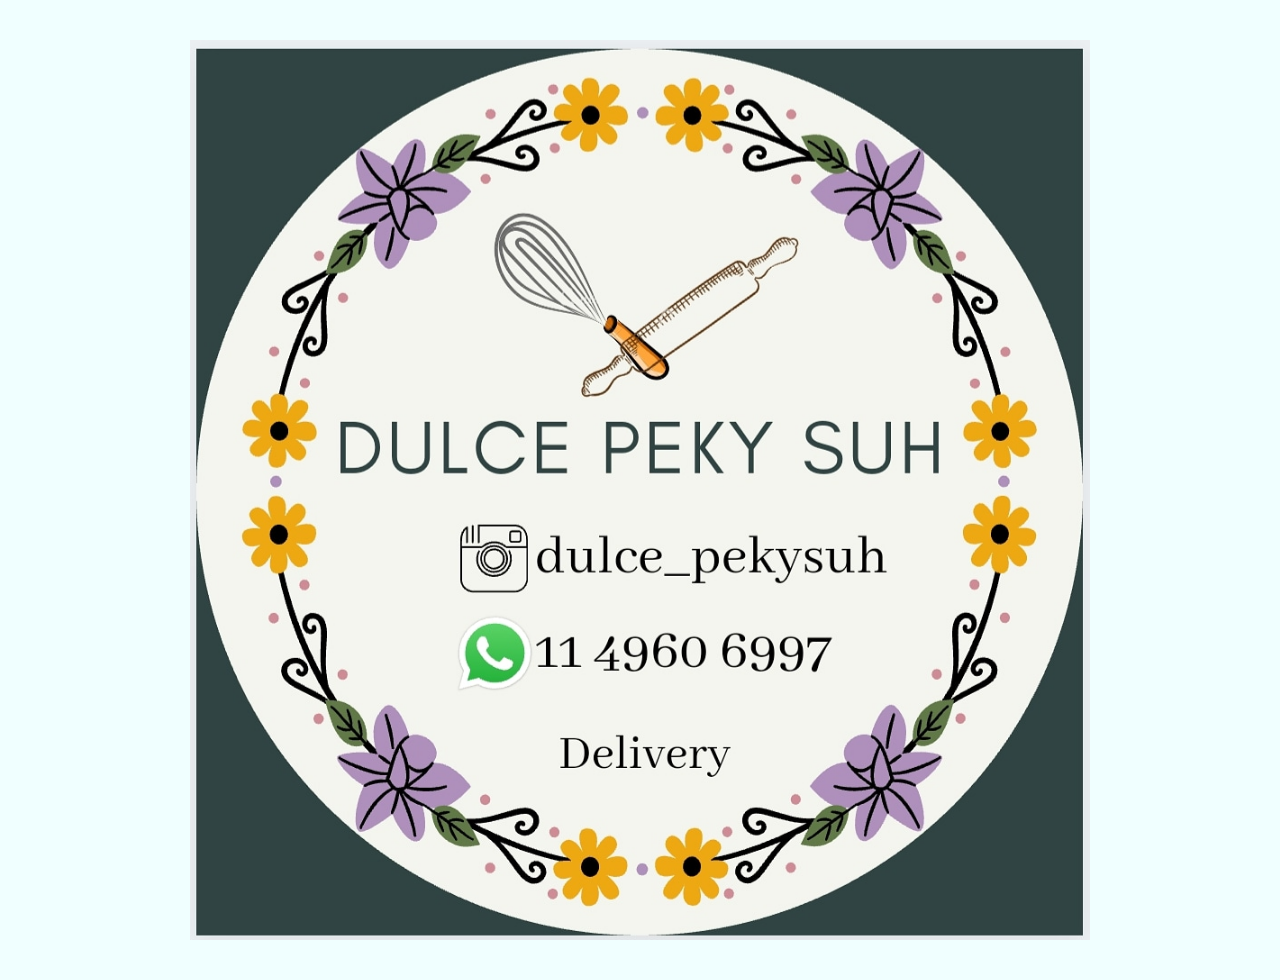
<file: index2.html/loguito.html>
<!DOCTYPE html>
<html lang="en">
<head>
    <meta charset="UTF-8">
    <meta http-equiv="X-UA-Compatible" content="IE=edge">
    <meta name="viewport" content="width=device-width, initial-scale=1.0">
    <link rel="stylesheet" href="loguito.css">
    <link rel="stylesheet" href="https://cdnjs.cloudflare.com/ajax/libs/animate.css/4.1.1/animate.min.css"/>
        <title>loguito</title>
</head> 
<body>
   <section>
       <div class="contenedor-img" id="contenedor-img">
           <div class="col-md-6 animate zoomInUp">
                <img class="imagen" src="img/loguito.jpeg" alt="pekysuh">
           </div>
       </div>
   </section>
</body>
</html>
</file>
<file: index2.html/loguito.css>
body{
    background: azure;
}

.imagen{
    justify-content: center;
    align-items: center;
    margin: 20px auto;
    display: flex;
    height: 100vh;
    padding: 20px;
    -webkit-transition: all 1s ease;
}

img:hover {
    height: 500px;
    width: 500px;
    margin-left: auto;
}
</file>
